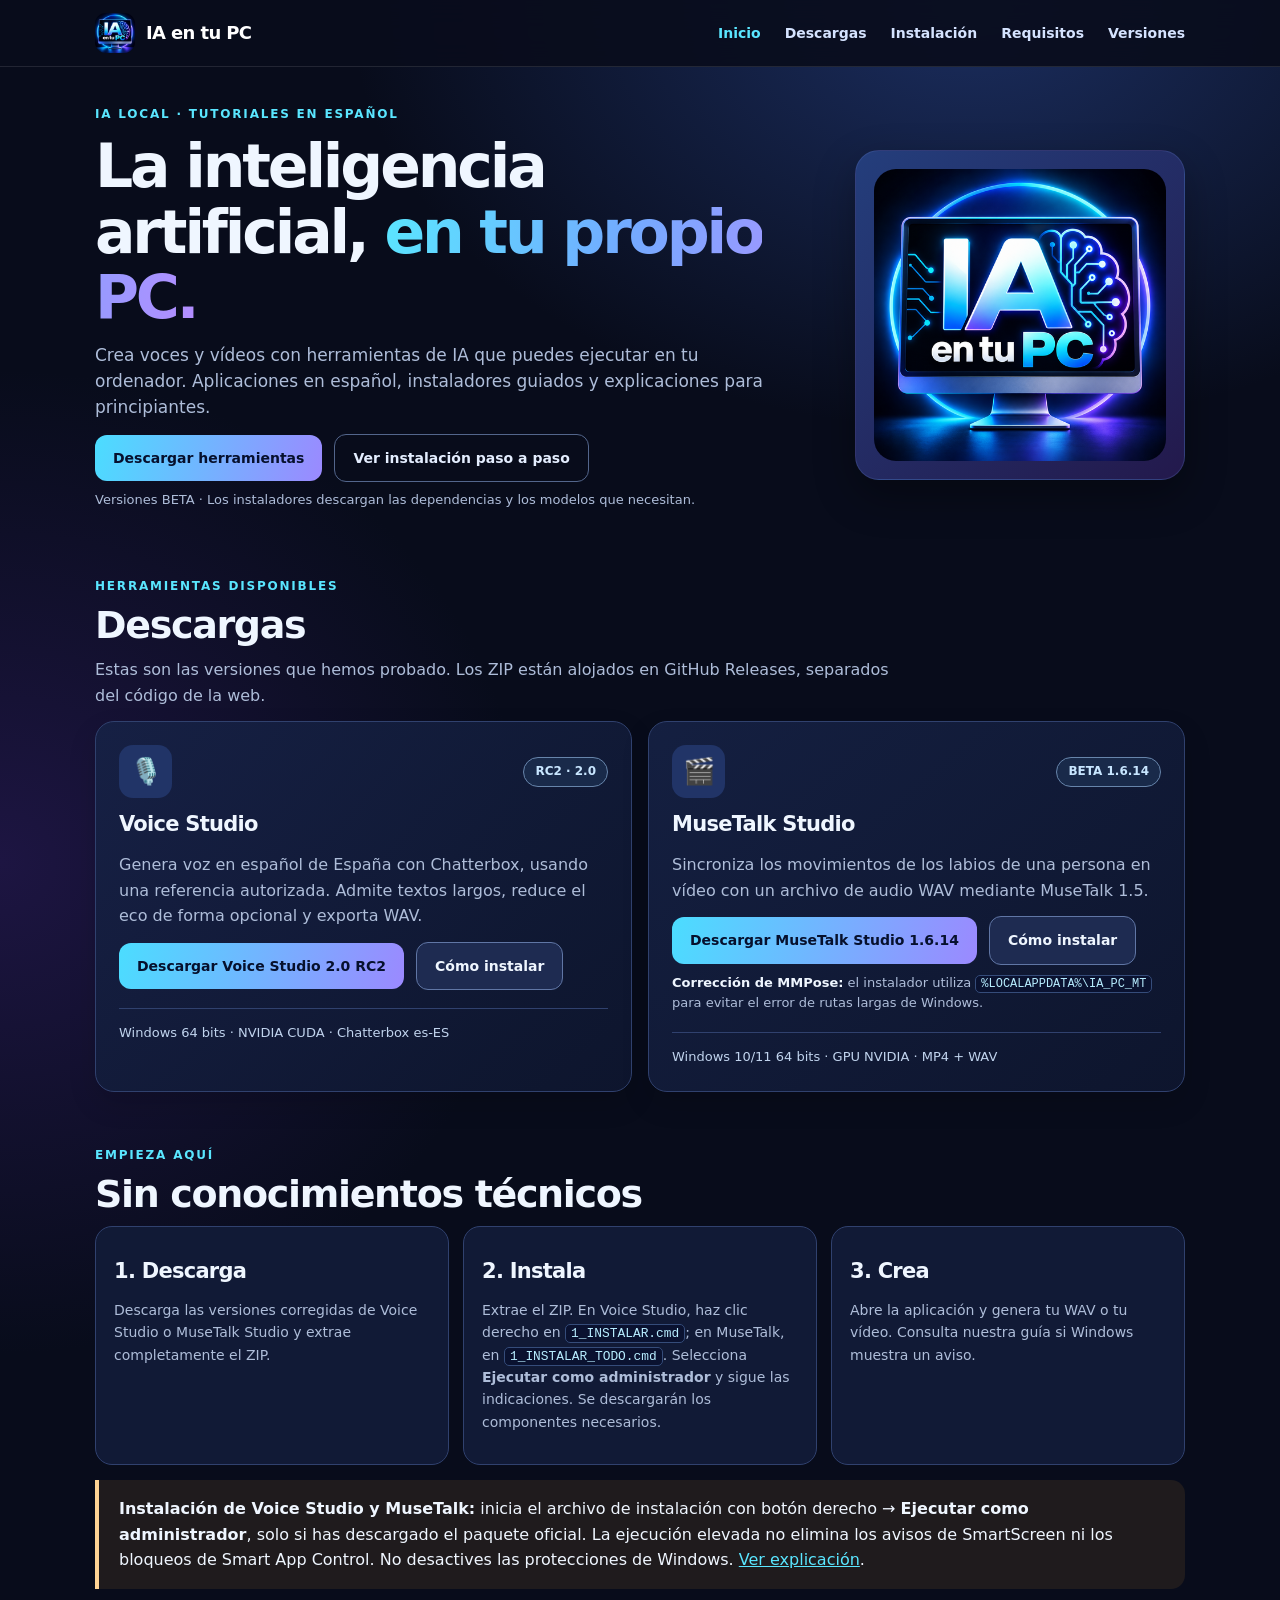
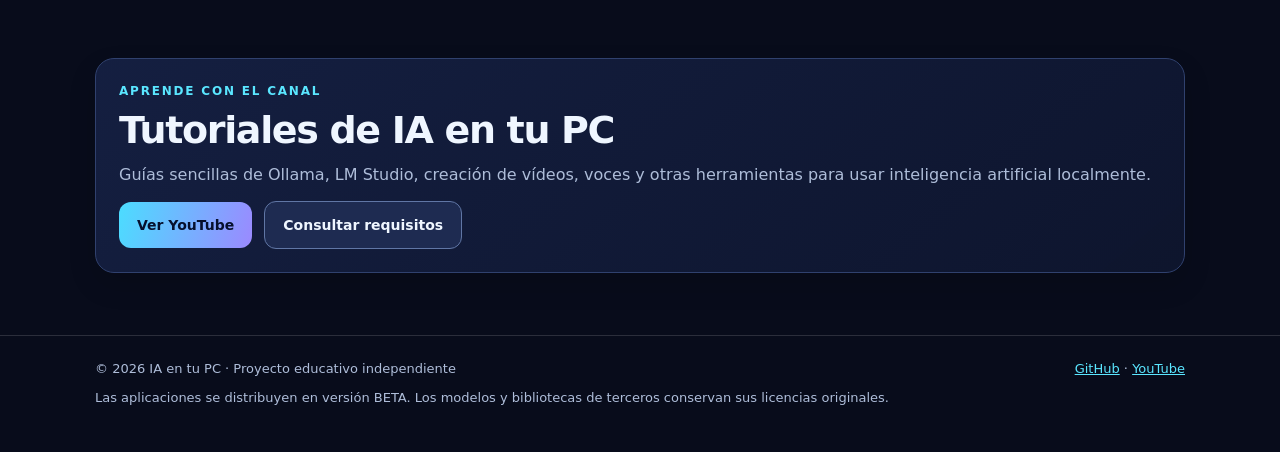
<file: index.html>
<!DOCTYPE html>

<html lang="es"><head><meta charset="utf-8"/><meta content="width=device-width,initial-scale=1" name="viewport"/><meta content="#080c1b" name="theme-color"/><meta content="IA en tu PC: descargas de Voice Studio y MuseTalk Studio, tutoriales e instalación paso a paso." name="description"/><title>Inicio | IA en tu PC</title><link href="logo.png" rel="icon" type="image/png"/><link href="styles.css" rel="stylesheet"/></head>
<body><!-- Actualizacion instaladores 2026-11-24: Voice auto + MuseTalk ruta corta --><a class="skip" href="#contenido">Saltar al contenido</a><header class="topbar"><nav aria-label="Navegación principal" class="wrap nav"><a class="brand" href="index.html"><img alt="Logo IA en tu PC" src="logo.png"/><span>IA en tu PC</span></a><div class="links"><a aria-current="page" href="index.html">Inicio</a><a href="descargas.html">Descargas</a><a href="instalacion-completa.html">Instalación</a><a href="requisitos.html">Requisitos</a><a href="versiones.html">Versiones</a></div></nav></header>
<main id="contenido">
<div class="wrap hero"><div><div class="eyebrow">IA local · Tutoriales en español</div><h1>La inteligencia artificial, <span class="shine">en tu propio PC.</span></h1><p class="lead">Crea voces y vídeos con herramientas de IA que puedes ejecutar en tu ordenador. Aplicaciones en español, instaladores guiados y explicaciones para principiantes.</p><div class="btns"><a class="btn" href="descargas.html">Descargar herramientas</a><a class="btn ghost" href="instalacion-completa.html">Ver instalación paso a paso</a></div><p class="small-note">Versiones BETA · Los instaladores descargan las dependencias y los modelos que necesitan.</p></div><div class="hero-art"><img alt="Emblema azul y violeta de IA en tu PC" src="logo.png"/></div></div>
<section class="wrap"><div class="eyebrow">Herramientas disponibles</div><h2>Descargas</h2><p class="intro">Estas son las versiones que hemos probado. Los ZIP están alojados en GitHub Releases, separados del código de la web.</p><div class="cards"><article class="panel"><div class="panel-head"><span aria-hidden="true" class="emblem">🎙️</span><span class="tag">RC2 · 2.0</span></div><h3>Voice Studio</h3><p>Genera voz en español de España con Chatterbox, usando una referencia autorizada. Admite textos largos, reduce el eco de forma opcional y exporta WAV.</p><div class="btns"><a class="btn" href="https://github.com/dr4kull/IA-en-tu-PC/releases/download/voice-studio-v2.0-rc2/VoiceStudio_2.0_RC2.zip">Descargar Voice Studio 2.0 RC2</a><a class="btn alt" href="instalacion-completa.html#voice">Cómo instalar</a></div><div class="meta">Windows 64 bits · NVIDIA CUDA · Chatterbox es-ES</div></article><article class="panel"><div class="panel-head"><span aria-hidden="true" class="emblem">🎬</span><span class="tag">BETA 1.6.14</span></div><h3>MuseTalk Studio</h3><p>Sincroniza los movimientos de los labios de una persona en vídeo con un archivo de audio WAV mediante MuseTalk 1.5.</p><div class="btns"><a class="btn" download="" href="https://github.com/dr4kull/IA-en-tu-PC/releases/download/musetalk-studio-v1.6.14/MuseTalkStudio_1.6.14.zip">Descargar MuseTalk Studio 1.6.14</a><a class="btn alt" href="instalacion-completa.html#musetalk">Cómo instalar</a></div><p class="small-note"><strong>Corrección de MMPose:</strong> el instalador utiliza <code>%LOCALAPPDATA%\IA_PC_MT</code> para evitar el error de rutas largas de Windows.</p><div class="meta">Windows 10/11 64 bits · GPU NVIDIA · MP4 + WAV</div></article></div></section>
<section class="wrap"><div class="eyebrow">Empieza aquí</div><h2>Sin conocimientos técnicos</h2><div class="grid3"><div class="quick"><h3>1. Descarga</h3><p>Descarga las versiones corregidas de Voice Studio o MuseTalk Studio y extrae completamente el ZIP.</p></div><div class="quick"><h3>2. Instala</h3><p>Extrae el ZIP. En Voice Studio, haz clic derecho en <code>1_INSTALAR.cmd</code>; en MuseTalk, en <code>1_INSTALAR_TODO.cmd</code>. Selecciona <strong>Ejecutar como administrador</strong> y sigue las indicaciones. Se descargarán los componentes necesarios.</p></div><div class="quick"><h3>3. Crea</h3><p>Abre la aplicación y genera tu WAV o tu vídeo. Consulta nuestra guía si Windows muestra un aviso.</p></div></div><div class="callout warn"><strong>Instalación de Voice Studio y MuseTalk:</strong> inicia el archivo de instalación con botón derecho → <strong>Ejecutar como administrador</strong>, solo si has descargado el paquete oficial. La ejecución elevada no elimina los avisos de SmartScreen ni los bloqueos de Smart App Control. No desactives las protecciones de Windows. <a href="instalacion-completa.html#seguridad">Ver explicación</a>.</div></section>
<section class="wrap"><div class="panel"><div class="eyebrow">Aprende con el canal</div><h2>Tutoriales de IA en tu PC</h2><p>Guías sencillas de Ollama, LM Studio, creación de vídeos, voces y otras herramientas para usar inteligencia artificial localmente.</p><div class="btns"><a class="btn" href="https://www.youtube.com/@IAentuPC-o1t" rel="noopener noreferrer" target="_blank">Ver YouTube</a><a class="btn alt" href="requisitos.html">Consultar requisitos</a></div></div></section>
</main><footer><div class="wrap foot"><span>© 2026 IA en tu PC · Proyecto educativo independiente</span><span><a href="https://github.com/dr4kull/IA-en-tu-PC" rel="noopener noreferrer" target="_blank">GitHub</a> · <a href="https://www.youtube.com/@IAentuPC-o1t" rel="noopener noreferrer" target="_blank">YouTube</a></span></div><div class="wrap"><p>Las aplicaciones se distribuyen en versión BETA. Los modelos y bibliotecas de terceros conservan sus licencias originales.</p></div></footer></body></html>
</file>
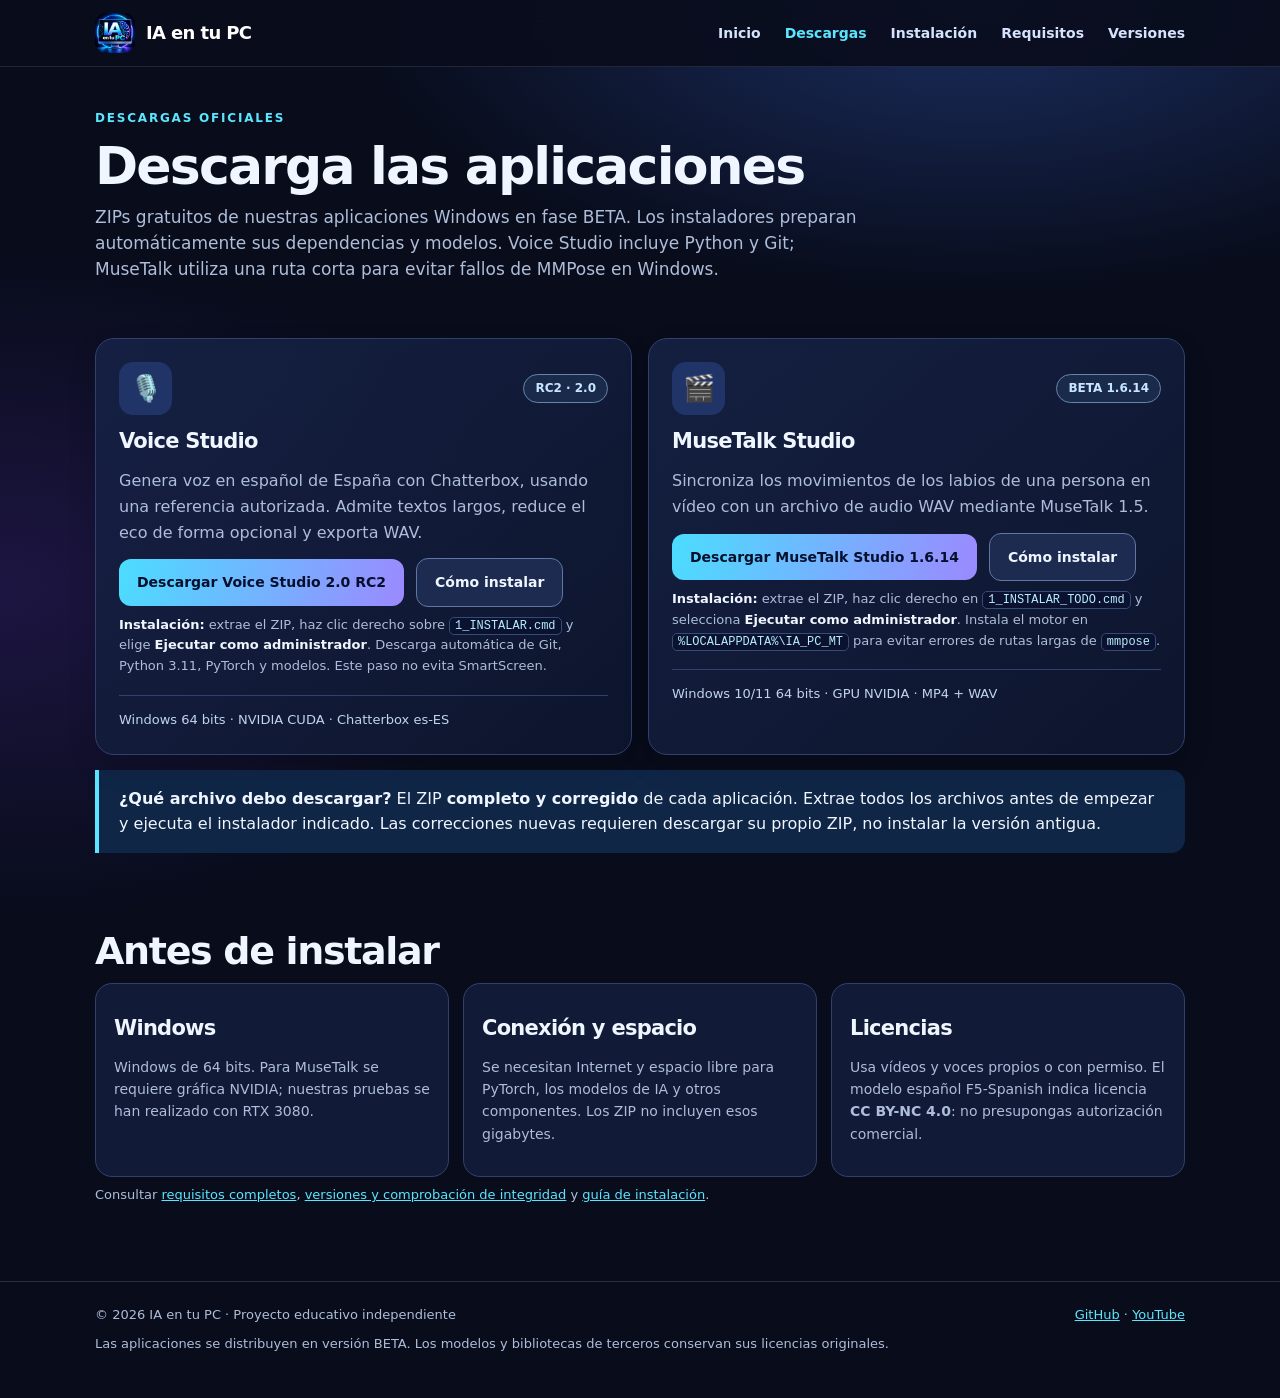
<file: descargas.html>
<!DOCTYPE html>

<html lang="es"><head><meta charset="utf-8"/><meta content="width=device-width,initial-scale=1" name="viewport"/><meta content="#080c1b" name="theme-color"/><meta content="Descarga Voice Studio v2.0 RC2 con Chatterbox español de España y MuseTalk Studio v1.6.14 BETA desde GitHub Releases." name="description"/><title>Descargas | IA en tu PC</title><link href="logo.png" rel="icon" type="image/png"/><link href="styles.css" rel="stylesheet"/></head>
<body><a class="skip" href="#contenido">Saltar al contenido</a><header class="topbar"><nav aria-label="Navegación principal" class="wrap nav"><a class="brand" href="index.html"><img alt="Logo IA en tu PC" src="logo.png"/><span>IA en tu PC</span></a><div class="links"><a href="index.html">Inicio</a><a aria-current="page" href="descargas.html">Descargas</a><a href="instalacion-completa.html">Instalación</a><a href="requisitos.html">Requisitos</a><a href="versiones.html">Versiones</a></div></nav></header>
<main id="contenido">
<div class="wrap pagehead"><div class="eyebrow">Descargas oficiales</div><h1>Descarga las aplicaciones</h1><p class="lead">ZIPs gratuitos de nuestras aplicaciones Windows en fase BETA. Los instaladores preparan automáticamente sus dependencias y modelos. Voice Studio incluye Python y Git; MuseTalk utiliza una ruta corta para evitar fallos de MMPose en Windows.</p></div>
<section class="wrap"><div class="cards"><article class="panel"><div class="panel-head"><span aria-hidden="true" class="emblem">🎙️</span><span class="tag">RC2 · 2.0</span></div><h3>Voice Studio</h3><p>Genera voz en español de España con Chatterbox, usando una referencia autorizada. Admite textos largos, reduce el eco de forma opcional y exporta WAV.</p><div class="btns"><a class="btn" href="https://github.com/dr4kull/IA-en-tu-PC/releases/download/voice-studio-v2.0-rc2/VoiceStudio_2.0_RC2.zip">Descargar Voice Studio 2.0 RC2</a><a class="btn alt" href="instalacion-completa.html#voice">Cómo instalar</a></div><p class="small-note"><strong>Instalación:</strong> extrae el ZIP, haz clic derecho sobre <code>1_INSTALAR.cmd</code> y elige <strong>Ejecutar como administrador</strong>. Descarga automática de Git, Python 3.11, PyTorch y modelos. Este paso no evita SmartScreen.</p><div class="meta">Windows 64 bits · NVIDIA CUDA · Chatterbox es-ES</div></article><article class="panel"><div class="panel-head"><span aria-hidden="true" class="emblem">🎬</span><span class="tag">BETA 1.6.14</span></div><h3>MuseTalk Studio</h3><p>Sincroniza los movimientos de los labios de una persona en vídeo con un archivo de audio WAV mediante MuseTalk 1.5.</p><div class="btns"><a class="btn" download="" href="https://github.com/dr4kull/IA-en-tu-PC/releases/download/musetalk-studio-v1.6.14/MuseTalkStudio_1.6.14.zip">Descargar MuseTalk Studio 1.6.14</a><a class="btn alt" href="instalacion-completa.html#musetalk">Cómo instalar</a></div><p class="small-note"><strong>Instalación:</strong> extrae el ZIP, haz clic derecho en <code>1_INSTALAR_TODO.cmd</code> y selecciona <strong>Ejecutar como administrador</strong>. Instala el motor en <code>%LOCALAPPDATA%\IA_PC_MT</code> para evitar errores de rutas largas de <code>mmpose</code>.</p><div class="meta">Windows 10/11 64 bits · GPU NVIDIA · MP4 + WAV</div></article></div><div class="callout"><strong>¿Qué archivo debo descargar?</strong> El ZIP <strong>completo y corregido</strong> de cada aplicación. Extrae todos los archivos antes de empezar y ejecuta el instalador indicado. Las correcciones nuevas requieren descargar su propio ZIP, no instalar la versión antigua.</div></section>
<section class="wrap"><h2>Antes de instalar</h2><div class="grid3"><div class="quick"><h3>Windows</h3><p>Windows de 64 bits. Para MuseTalk se requiere gráfica NVIDIA; nuestras pruebas se han realizado con RTX 3080.</p></div><div class="quick"><h3>Conexión y espacio</h3><p>Se necesitan Internet y espacio libre para PyTorch, los modelos de IA y otros componentes. Los ZIP no incluyen esos gigabytes.</p></div><div class="quick"><h3>Licencias</h3><p>Usa vídeos y voces propios o con permiso. El modelo español F5-Spanish indica licencia <strong>CC BY-NC 4.0</strong>: no presupongas autorización comercial.</p></div></div><p class="small-note">Consultar <a href="requisitos.html">requisitos completos</a>, <a href="versiones.html">versiones y comprobación de integridad</a> y <a href="instalacion-completa.html">guía de instalación</a>.</p></section>
</main><footer><div class="wrap foot"><span>© 2026 IA en tu PC · Proyecto educativo independiente</span><span><a href="https://github.com/dr4kull/IA-en-tu-PC" rel="noopener noreferrer" target="_blank">GitHub</a> · <a href="https://www.youtube.com/@IAentuPC-o1t" rel="noopener noreferrer" target="_blank">YouTube</a></span></div><div class="wrap"><p>Las aplicaciones se distribuyen en versión BETA. Los modelos y bibliotecas de terceros conservan sus licencias originales.</p></div></footer></body></html>
</file>
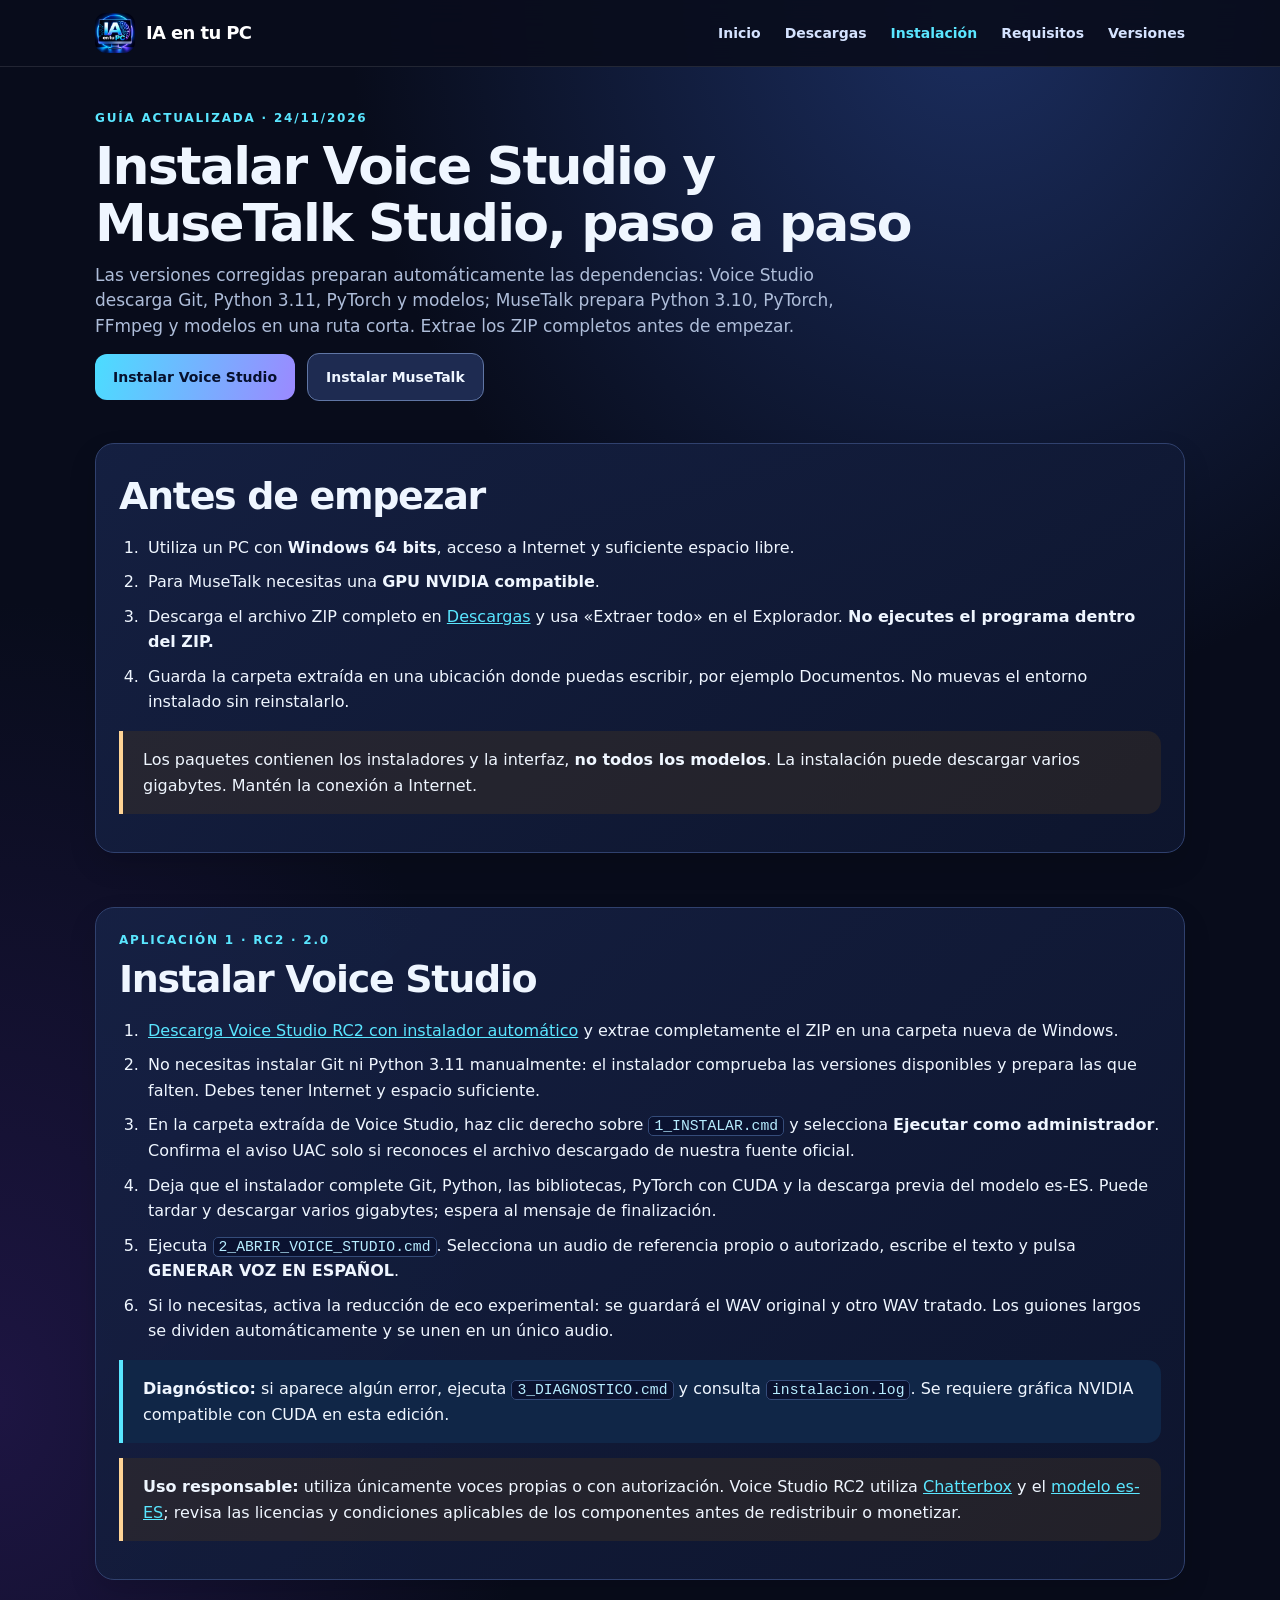
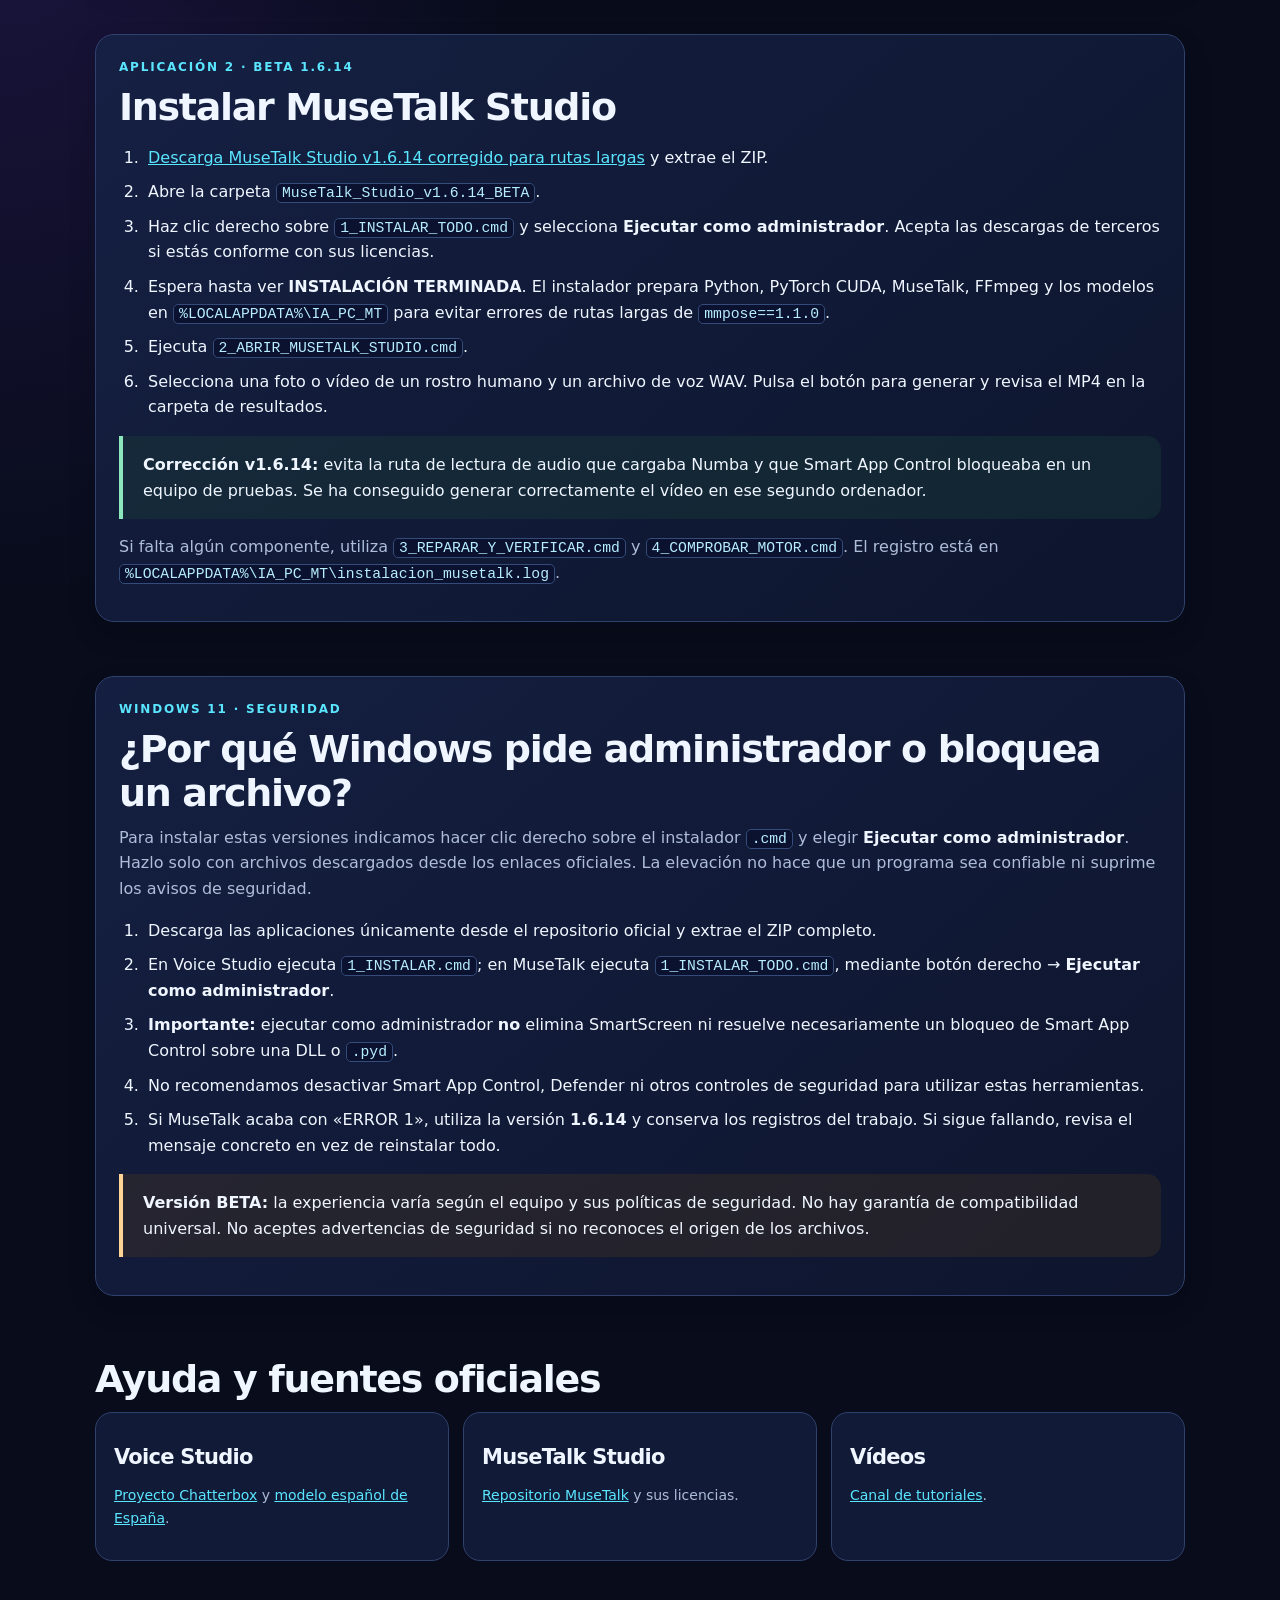
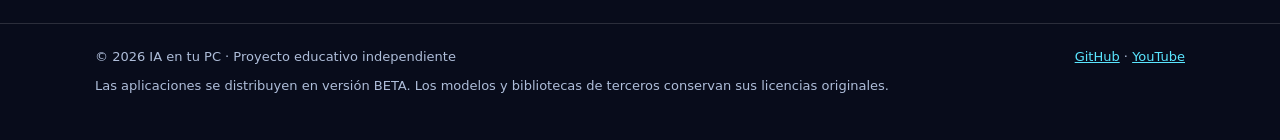
<file: instalacion-completa.html>
<!DOCTYPE html>

<html lang="es"><head><meta charset="utf-8"/><meta content="width=device-width,initial-scale=1" name="viewport"/><meta content="#080c1b" name="theme-color"/><meta content="Instala Voice Studio 2.0 RC2 con Chatterbox español de España y MuseTalk Studio 1.6.14 paso a paso en Windows." name="description"/><title>Instalación | IA en tu PC</title><link href="logo.png" rel="icon" type="image/png"/><link href="styles.css" rel="stylesheet"/></head>
<body><a class="skip" href="#contenido">Saltar al contenido</a><header class="topbar"><nav aria-label="Navegación principal" class="wrap nav"><a class="brand" href="index.html"><img alt="Logo IA en tu PC" src="logo.png"/><span>IA en tu PC</span></a><div class="links"><a href="index.html">Inicio</a><a href="descargas.html">Descargas</a><a aria-current="page" href="instalacion-completa.html">Instalación</a><a href="requisitos.html">Requisitos</a><a href="versiones.html">Versiones</a></div></nav></header>
<main id="contenido">
<div class="wrap pagehead"><div class="eyebrow">Guía actualizada · 24/11/2026</div><h1>Instalar Voice Studio y MuseTalk Studio, paso a paso</h1><p class="lead">Las versiones corregidas preparan automáticamente las dependencias: Voice Studio descarga Git, Python 3.11, PyTorch y modelos; MuseTalk prepara Python 3.10, PyTorch, FFmpeg y modelos en una ruta corta. Extrae los ZIP completos antes de empezar.</p><div class="btns"><a class="btn" href="#voice">Instalar Voice Studio</a><a class="btn alt" href="#musetalk">Instalar MuseTalk</a></div></div>
<section class="wrap" id="antes"><div class="panel"><h2>Antes de empezar</h2><ol class="steps"><li>Utiliza un PC con <strong>Windows 64 bits</strong>, acceso a Internet y suficiente espacio libre.</li><li>Para MuseTalk necesitas una <strong>GPU NVIDIA compatible</strong>.</li><li>Descarga el archivo ZIP completo en <a href="descargas.html">Descargas</a> y usa «Extraer todo» en el Explorador. <strong>No ejecutes el programa dentro del ZIP.</strong></li><li>Guarda la carpeta extraída en una ubicación donde puedas escribir, por ejemplo Documentos. No muevas el entorno instalado sin reinstalarlo.</li></ol><div class="callout warn">Los paquetes contienen los instaladores y la interfaz, <strong>no todos los modelos</strong>. La instalación puede descargar varios gigabytes. Mantén la conexión a Internet.</div></div></section>
<section class="wrap" id="voice"><div class="panel"><div class="eyebrow">Aplicación 1 · RC2 · 2.0</div><h2>Instalar Voice Studio</h2><ol class="steps"><li><a href="https://github.com/dr4kull/IA-en-tu-PC/releases/download/voice-studio-v2.0-rc2/VoiceStudio_2.0_RC2.zip">Descarga Voice Studio RC2 con instalador automático</a> y extrae completamente el ZIP en una carpeta nueva de Windows.</li><li>No necesitas instalar Git ni Python 3.11 manualmente: el instalador comprueba las versiones disponibles y prepara las que falten. Debes tener Internet y espacio suficiente.</li><li>En la carpeta extraída de Voice Studio, haz clic derecho sobre <code>1_INSTALAR.cmd</code> y selecciona <strong>Ejecutar como administrador</strong>. Confirma el aviso UAC solo si reconoces el archivo descargado de nuestra fuente oficial.</li><li>Deja que el instalador complete Git, Python, las bibliotecas, PyTorch con CUDA y la descarga previa del modelo es-ES. Puede tardar y descargar varios gigabytes; espera al mensaje de finalización.</li><li>Ejecuta <code>2_ABRIR_VOICE_STUDIO.cmd</code>. Selecciona un audio de referencia propio o autorizado, escribe el texto y pulsa <strong>GENERAR VOZ EN ESPAÑOL</strong>.</li><li>Si lo necesitas, activa la reducción de eco experimental: se guardará el WAV original y otro WAV tratado. Los guiones largos se dividen automáticamente y se unen en un único audio.</li></ol><div class="callout"><strong>Diagnóstico:</strong> si aparece algún error, ejecuta <code>3_DIAGNOSTICO.cmd</code> y consulta <code>instalacion.log</code>. Se requiere gráfica NVIDIA compatible con CUDA en esta edición.</div><div class="callout warn"><strong>Uso responsable:</strong> utiliza únicamente voces propias o con autorización. Voice Studio RC2 utiliza <a href="https://github.com/resemble-ai/chatterbox" rel="noopener noreferrer" target="_blank">Chatterbox</a> y el <a href="https://huggingface.co/ResembleAI/Chatterbox-Multilingual-es-es" rel="noopener noreferrer" target="_blank">modelo es-ES</a>; revisa las licencias y condiciones aplicables de los componentes antes de redistribuir o monetizar.</div></div></section>
<section class="wrap" id="musetalk"><div class="panel"><div class="eyebrow">Aplicación 2 · BETA 1.6.14</div><h2>Instalar MuseTalk Studio</h2><ol class="steps"><li><a href="https://github.com/dr4kull/IA-en-tu-PC/releases/download/musetalk-studio-v1.6.14/MuseTalkStudio_1.6.14.zip">Descarga MuseTalk Studio v1.6.14 corregido para rutas largas</a> y extrae el ZIP.</li><li>Abre la carpeta <code>MuseTalk_Studio_v1.6.14_BETA</code>.</li><li>Haz clic derecho sobre <code>1_INSTALAR_TODO.cmd</code> y selecciona <strong>Ejecutar como administrador</strong>. Acepta las descargas de terceros si estás conforme con sus licencias.</li><li>Espera hasta ver <strong>INSTALACIÓN TERMINADA</strong>. El instalador prepara Python, PyTorch CUDA, MuseTalk, FFmpeg y los modelos en <code>%LOCALAPPDATA%\IA_PC_MT</code> para evitar errores de rutas largas de <code>mmpose==1.1.0</code>.</li><li>Ejecuta <code>2_ABRIR_MUSETALK_STUDIO.cmd</code>.</li><li>Selecciona una foto o vídeo de un rostro humano y un archivo de voz WAV. Pulsa el botón para generar y revisa el MP4 en la carpeta de resultados.</li></ol><div class="callout green"><strong>Corrección v1.6.14:</strong> evita la ruta de lectura de audio que cargaba Numba y que Smart App Control bloqueaba en un equipo de pruebas. Se ha conseguido generar correctamente el vídeo en ese segundo ordenador.</div><p class="muted">Si falta algún componente, utiliza <code>3_REPARAR_Y_VERIFICAR.cmd</code> y <code>4_COMPROBAR_MOTOR.cmd</code>. El registro está en <code>%LOCALAPPDATA%\IA_PC_MT\instalacion_musetalk.log</code>.</p></div></section>
<section class="wrap" id="seguridad"><div class="panel"><div class="eyebrow">Windows 11 · Seguridad</div><h2>¿Por qué Windows pide administrador o bloquea un archivo?</h2><p>Para instalar estas versiones indicamos hacer clic derecho sobre el instalador <code>.cmd</code> y elegir <strong>Ejecutar como administrador</strong>. Hazlo solo con archivos descargados desde los enlaces oficiales. La elevación no hace que un programa sea confiable ni suprime los avisos de seguridad.</p><ol class="steps"><li>Descarga las aplicaciones únicamente desde el repositorio oficial y extrae el ZIP completo.</li><li>En Voice Studio ejecuta <code>1_INSTALAR.cmd</code>; en MuseTalk ejecuta <code>1_INSTALAR_TODO.cmd</code>, mediante botón derecho → <strong>Ejecutar como administrador</strong>.</li><li><strong>Importante:</strong> ejecutar como administrador <strong>no</strong> elimina SmartScreen ni resuelve necesariamente un bloqueo de Smart App Control sobre una DLL o <code>.pyd</code>.</li><li>No recomendamos desactivar Smart App Control, Defender ni otros controles de seguridad para utilizar estas herramientas.</li><li>Si MuseTalk acaba con «ERROR 1», utiliza la versión <strong>1.6.14</strong> y conserva los registros del trabajo. Si sigue fallando, revisa el mensaje concreto en vez de reinstalar todo.</li></ol><div class="callout warn"><strong>Versión BETA:</strong> la experiencia varía según el equipo y sus políticas de seguridad. No hay garantía de compatibilidad universal. No aceptes advertencias de seguridad si no reconoces el origen de los archivos.</div></div></section>
<section class="wrap"><h2>Ayuda y fuentes oficiales</h2><div class="grid3"><div class="quick"><h3>Voice Studio</h3><p><a href="https://github.com/resemble-ai/chatterbox" rel="noopener noreferrer" target="_blank">Proyecto Chatterbox</a> y <a href="https://huggingface.co/ResembleAI/Chatterbox-Multilingual-es-es" rel="noopener noreferrer" target="_blank">modelo español de España</a>.</p></div><div class="quick"><h3>MuseTalk Studio</h3><p><a href="https://github.com/TMElyralab/MuseTalk" rel="noopener noreferrer" target="_blank">Repositorio MuseTalk</a> y sus licencias.</p></div><div class="quick"><h3>Vídeos</h3><p><a href="https://www.youtube.com/@IAentuPC-o1t" rel="noopener noreferrer" target="_blank">Canal de tutoriales</a>.</p></div></div></section>
</main><footer><div class="wrap foot"><span>© 2026 IA en tu PC · Proyecto educativo independiente</span><span><a href="https://github.com/dr4kull/IA-en-tu-PC" rel="noopener noreferrer" target="_blank">GitHub</a> · <a href="https://www.youtube.com/@IAentuPC-o1t" rel="noopener noreferrer" target="_blank">YouTube</a></span></div><div class="wrap"><p>Las aplicaciones se distribuyen en versión BETA. Los modelos y bibliotecas de terceros conservan sus licencias originales.</p></div></footer></body></html>
</file>
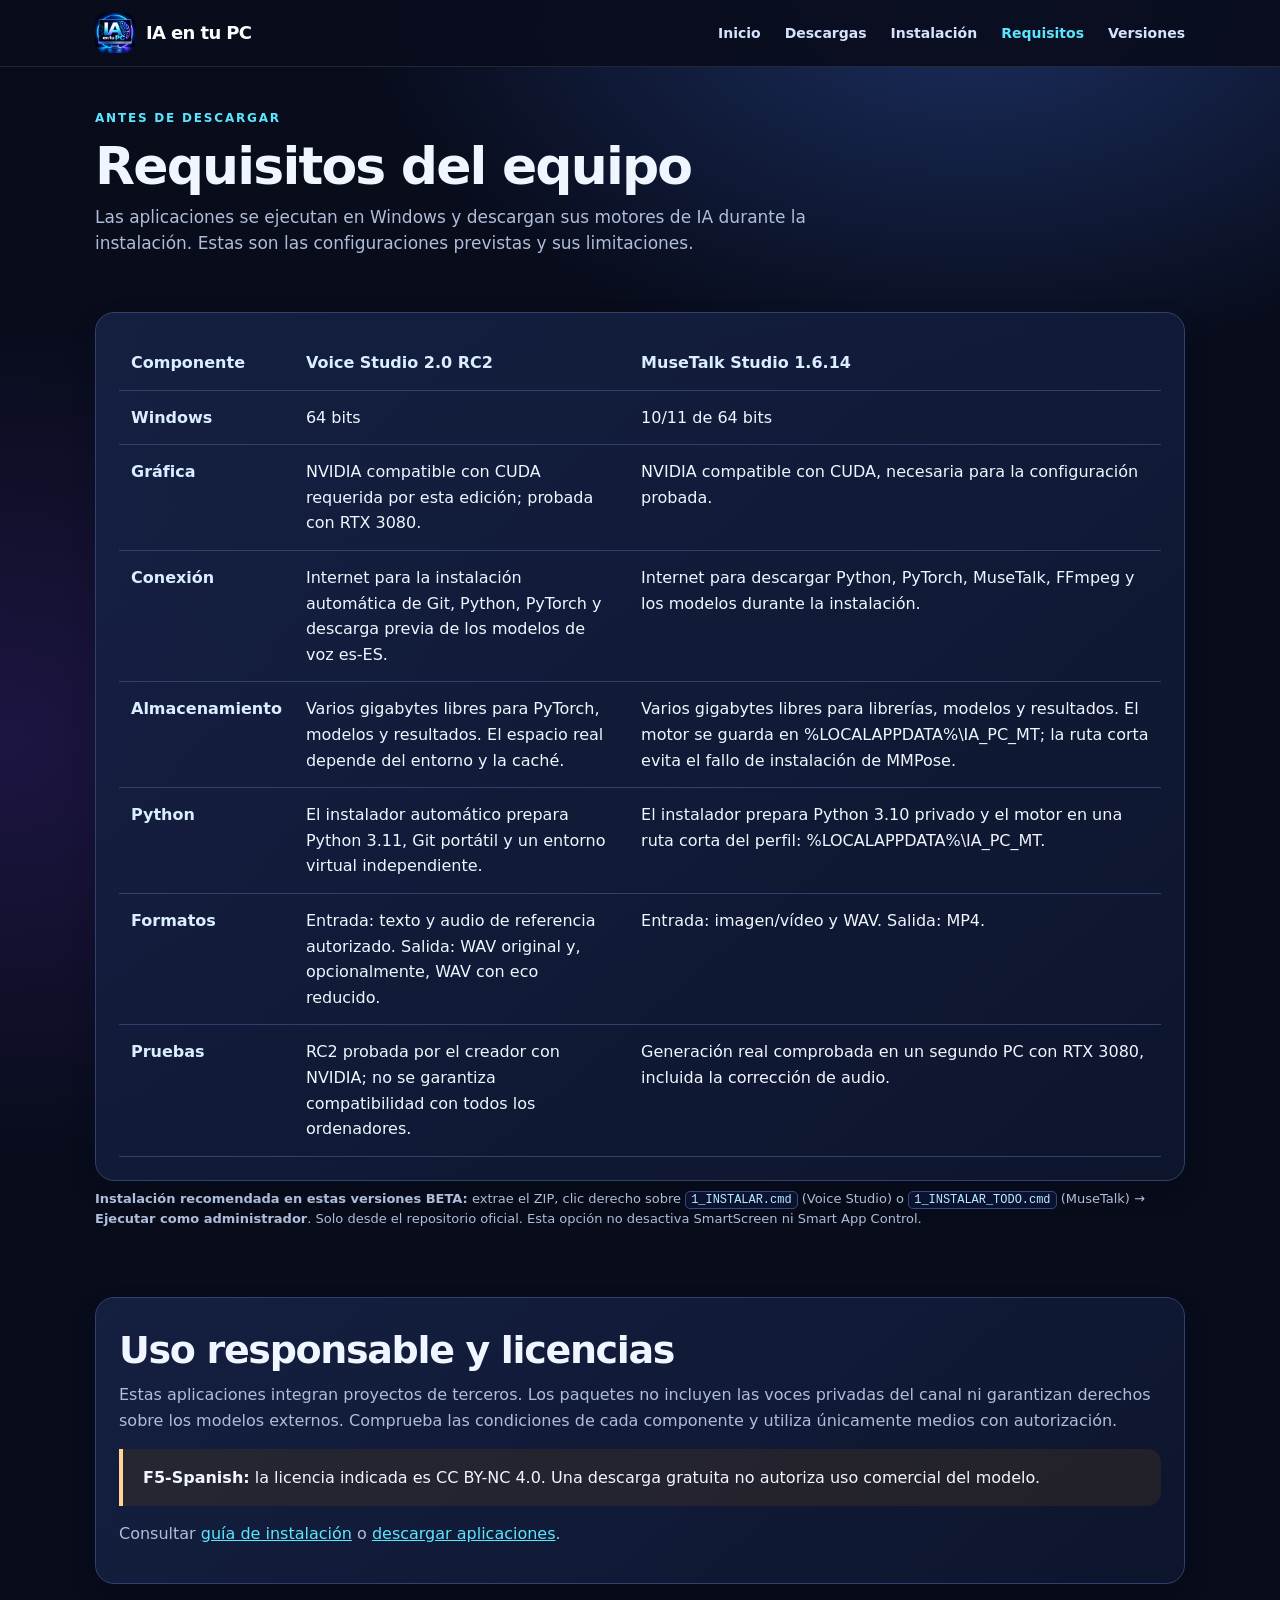
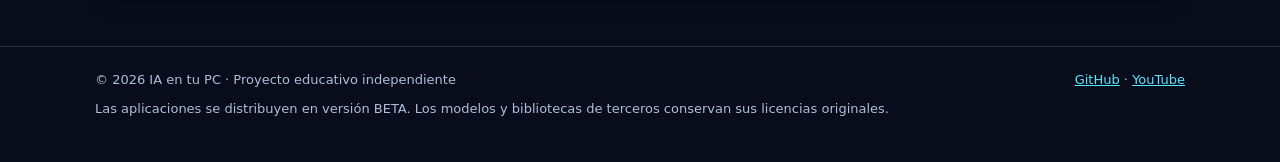
<file: requisitos.html>
<!DOCTYPE html>

<html lang="es"><head><meta charset="utf-8"/><meta content="width=device-width,initial-scale=1" name="viewport"/><meta content="#080c1b" name="theme-color"/><meta content="Requisitos de Windows, GPU NVIDIA, espacio en disco y licencias de Voice Studio y MuseTalk Studio." name="description"/><title>Requisitos | IA en tu PC</title><link href="logo.png" rel="icon" type="image/png"/><link href="styles.css" rel="stylesheet"/></head>
<body><a class="skip" href="#contenido">Saltar al contenido</a><header class="topbar"><nav aria-label="Navegación principal" class="wrap nav"><a class="brand" href="index.html"><img alt="Logo IA en tu PC" src="logo.png"/><span>IA en tu PC</span></a><div class="links"><a href="index.html">Inicio</a><a href="descargas.html">Descargas</a><a href="instalacion-completa.html">Instalación</a><a aria-current="page" href="requisitos.html">Requisitos</a><a href="versiones.html">Versiones</a></div></nav></header>
<main id="contenido"><div class="wrap pagehead"><div class="eyebrow">Antes de descargar</div><h1>Requisitos del equipo</h1><p class="lead">Las aplicaciones se ejecutan en Windows y descargan sus motores de IA durante la instalación. Estas son las configuraciones previstas y sus limitaciones.</p></div><section class="wrap"><div class="panel table-scroll"><table class="spec"><thead><tr><th>Componente</th><th>Voice Studio 2.0 RC2</th><th>MuseTalk Studio 1.6.14</th></tr></thead><tbody><tr><th>Windows</th><td>64 bits</td><td>10/11 de 64 bits</td></tr><tr><th>Gráfica</th><td>NVIDIA compatible con CUDA requerida por esta edición; probada con RTX 3080.</td><td>NVIDIA compatible con CUDA, necesaria para la configuración probada.</td></tr><tr><th>Conexión</th><td>Internet para la instalación automática de Git, Python, PyTorch y descarga previa de los modelos de voz es-ES.</td><td>Internet para descargar Python, PyTorch, MuseTalk, FFmpeg y los modelos durante la instalación.</td></tr><tr><th>Almacenamiento</th><td>Varios gigabytes libres para PyTorch, modelos y resultados. El espacio real depende del entorno y la caché.</td><td>Varios gigabytes libres para librerías, modelos y resultados. El motor se guarda en %LOCALAPPDATA%\IA_PC_MT; la ruta corta evita el fallo de instalación de MMPose.</td></tr><tr><th>Python</th><td>El instalador automático prepara Python 3.11, Git portátil y un entorno virtual independiente.</td><td>El instalador prepara Python 3.10 privado y el motor en una ruta corta del perfil: %LOCALAPPDATA%\IA_PC_MT.</td></tr><tr><th>Formatos</th><td>Entrada: texto y audio de referencia autorizado. Salida: WAV original y, opcionalmente, WAV con eco reducido.</td><td>Entrada: imagen/vídeo y WAV. Salida: MP4.</td></tr><tr><th>Pruebas</th><td>RC2 probada por el creador con NVIDIA; no se garantiza compatibilidad con todos los ordenadores.</td><td>Generación real comprobada en un segundo PC con RTX 3080, incluida la corrección de audio.</td></tr></tbody></table></div><p class="small-note"><strong>Instalación recomendada en estas versiones BETA:</strong> extrae el ZIP, clic derecho sobre <code>1_INSTALAR.cmd</code> (Voice Studio) o <code>1_INSTALAR_TODO.cmd</code> (MuseTalk) → <strong>Ejecutar como administrador</strong>. Solo desde el repositorio oficial. Esta opción no desactiva SmartScreen ni Smart App Control.</p></section><section class="wrap"><div class="panel"><h2>Uso responsable y licencias</h2><p>Estas aplicaciones integran proyectos de terceros. Los paquetes no incluyen las voces privadas del canal ni garantizan derechos sobre los modelos externos. Comprueba las condiciones de cada componente y utiliza únicamente medios con autorización.</p><div class="callout warn"><strong>F5-Spanish:</strong> la licencia indicada es CC BY-NC 4.0. Una descarga gratuita no autoriza uso comercial del modelo.</div><p>Consultar <a href="instalacion-completa.html">guía de instalación</a> o <a href="descargas.html">descargar aplicaciones</a>.</p></div></section></main><footer><div class="wrap foot"><span>© 2026 IA en tu PC · Proyecto educativo independiente</span><span><a href="https://github.com/dr4kull/IA-en-tu-PC" rel="noopener noreferrer" target="_blank">GitHub</a> · <a href="https://www.youtube.com/@IAentuPC-o1t" rel="noopener noreferrer" target="_blank">YouTube</a></span></div><div class="wrap"><p>Las aplicaciones se distribuyen en versión BETA. Los modelos y bibliotecas de terceros conservan sus licencias originales.</p></div></footer></body></html>
</file>
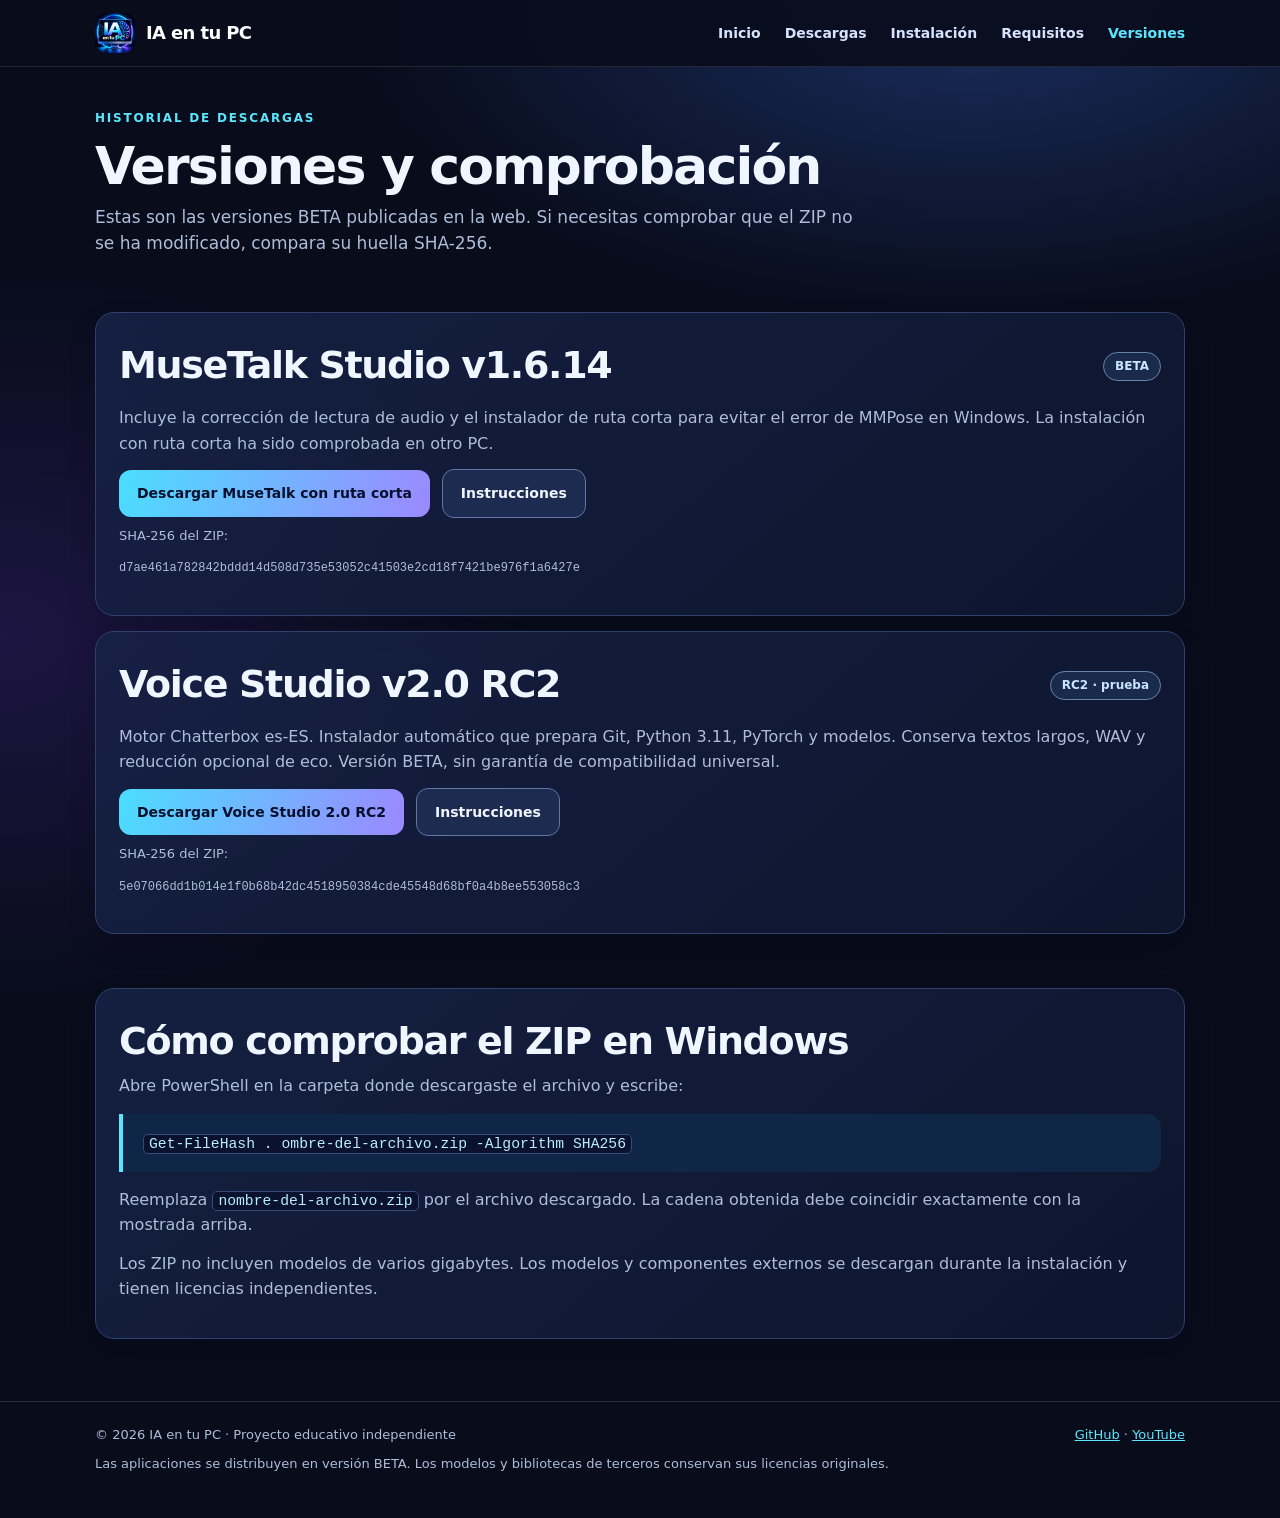
<file: versiones.html>
<!DOCTYPE html>

<html lang="es"><head><meta charset="utf-8"/><meta content="width=device-width,initial-scale=1" name="viewport"/><meta content="#080c1b" name="theme-color"/><meta content="Versiones probadas y sumas de verificación SHA-256 de Voice Studio y MuseTalk Studio." name="description"/><title>Versiones | IA en tu PC</title><link href="logo.png" rel="icon" type="image/png"/><link href="styles.css" rel="stylesheet"/></head>
<body><a class="skip" href="#contenido">Saltar al contenido</a><header class="topbar"><nav aria-label="Navegación principal" class="wrap nav"><a class="brand" href="index.html"><img alt="Logo IA en tu PC" src="logo.png"/><span>IA en tu PC</span></a><div class="links"><a href="index.html">Inicio</a><a href="descargas.html">Descargas</a><a href="instalacion-completa.html">Instalación</a><a href="requisitos.html">Requisitos</a><a aria-current="page" href="versiones.html">Versiones</a></div></nav></header>
<main id="contenido">
<div class="wrap pagehead"><div class="eyebrow">Historial de descargas</div><h1>Versiones y comprobación</h1><p class="lead">Estas son las versiones BETA publicadas en la web. Si necesitas comprobar que el ZIP no se ha modificado, compara su huella SHA-256.</p></div>
<section class="wrap"><div class="stack"><article class="panel"><div class="panel-head"><h2>MuseTalk Studio v1.6.14</h2><span class="tag">BETA</span></div><p>Incluye la corrección de lectura de audio y el instalador de ruta corta para evitar el error de MMPose en Windows. La instalación con ruta corta ha sido comprobada en otro PC.</p><div class="btns"><a class="btn" href="https://github.com/dr4kull/IA-en-tu-PC/releases/download/musetalk-studio-v1.6.14/MuseTalkStudio_1.6.14.zip">Descargar MuseTalk con ruta corta</a><a class="btn alt" href="instalacion-completa.html#musetalk">Instrucciones</a></div><p class="tiny">SHA-256 del ZIP:</p><p class="mono">d7ae461a782842bddd14d508d735e53052c41503e2cd18f7421be976f1a6427e</p></article><article class="panel"><div class="panel-head"><h2>Voice Studio v2.0 RC2</h2><span class="tag">RC2 · prueba</span></div><p>Motor Chatterbox es-ES. Instalador automático que prepara Git, Python 3.11, PyTorch y modelos. Conserva textos largos, WAV y reducción opcional de eco. Versión BETA, sin garantía de compatibilidad universal.</p><div class="btns"><a class="btn" href="https://github.com/dr4kull/IA-en-tu-PC/releases/download/voice-studio-v2.0-rc2/VoiceStudio_2.0_RC2.zip">Descargar Voice Studio 2.0 RC2</a><a class="btn alt" href="instalacion-completa.html#voice">Instrucciones</a></div><p class="tiny">SHA-256 del ZIP:</p><p class="mono">5e07066dd1b014e1f0b68b42dc4518950384cde45548d68bf0a4b8ee553058c3</p></article></div></section>
<section class="wrap"><div class="panel"><h2>Cómo comprobar el ZIP en Windows</h2><p>Abre PowerShell en la carpeta donde descargaste el archivo y escribe:</p><div class="callout"><code>Get-FileHash .
ombre-del-archivo.zip -Algorithm SHA256</code></div><p>Reemplaza <code>nombre-del-archivo.zip</code> por el archivo descargado. La cadena obtenida debe coincidir exactamente con la mostrada arriba.</p><p class="muted">Los ZIP no incluyen modelos de varios gigabytes. Los modelos y componentes externos se descargan durante la instalación y tienen licencias independientes.</p></div></section>
</main><footer><div class="wrap foot"><span>© 2026 IA en tu PC · Proyecto educativo independiente</span><span><a href="https://github.com/dr4kull/IA-en-tu-PC" rel="noopener noreferrer" target="_blank">GitHub</a> · <a href="https://www.youtube.com/@IAentuPC-o1t" rel="noopener noreferrer" target="_blank">YouTube</a></span></div><div class="wrap"><p>Las aplicaciones se distribuyen en versión BETA. Los modelos y bibliotecas de terceros conservan sus licencias originales.</p></div></footer></body></html>
</file>
<file: styles.css>
:root{color-scheme:dark;--bg:#080c1b;--bg2:#0e1530;--surface:#111a38;--surface2:#141f40;--line:#30416e;--ink:#eff6ff;--muted:#aebdd9;--cyan:#5ae6ff;--blue:#74a7ff;--violet:#b48dff;--amber:#ffd495;--ok:#8de7bd}
*,*::before,*::after{box-sizing:border-box}html{scroll-behavior:smooth}body{margin:0;font:16px/1.6 system-ui,-apple-system,'Segoe UI',Arial,sans-serif;color:var(--ink);background:radial-gradient(ellipse 65% 28% at 76% 0%,#223a78bb 0,transparent 75%),radial-gradient(ellipse 55% 32% at 0% 42%,#291a58a3 0,transparent 75%),var(--bg)}
a{color:var(--cyan)}a:focus-visible,button:focus-visible{outline:3px solid var(--cyan);outline-offset:3px}img{max-width:100%}.wrap{width:min(1090px,calc(100% - 36px));margin-inline:auto}.skip{position:absolute;left:-100vw;top:8px;background:white;color:#111;padding:8px}.skip:focus{left:12px;z-index:40}
.topbar{position:sticky;top:0;z-index:20;border-bottom:1px solid #ffffff1b;background:#090d1ce8;backdrop-filter:blur(14px)}.nav{display:flex;align-items:center;justify-content:space-between;gap:20px;min-height:66px}.brand{display:flex;align-items:center;gap:11px;text-decoration:none;color:white;font-weight:850;letter-spacing:-.035em;font-size:18px;white-space:nowrap}.brand img{width:40px;height:40px;border-radius:11px}.links{display:flex;align-items:center;flex-wrap:wrap;gap:clamp(10px,2vw,24px)}.links a{text-decoration:none;color:#d5e3ff;font-size:14px;font-weight:600}.links a[aria-current=page],.links a:hover{color:var(--cyan)}
.hero{display:grid;grid-template-columns:1.4fr .7fr;align-items:center;gap:28px;padding:38px 0 26px}.eyebrow{color:var(--cyan);font-size:12px;font-weight:800;letter-spacing:.15em;text-transform:uppercase}.hero h1{font-size:clamp(37px,5.2vw,60px);line-height:1.09;letter-spacing:-.052em;margin:10px 0 13px}.shine{background:linear-gradient(100deg,var(--cyan),#72abff,var(--violet));-webkit-background-clip:text;background-clip:text;color:transparent}.lead{color:var(--muted);font-size:17px;line-height:1.52;max-width:700px}.intro{color:var(--muted);max-width:820px}.hero-art{border:1px solid #536ab050;box-shadow:0 16px 42px #0005;border-radius:24px;padding:18px;max-width:330px;justify-self:end;background:linear-gradient(140deg,#243e7c,#23194c)}.hero-art img{display:block;margin:auto;border-radius:22px}.small-note{font-size:13px;color:var(--muted)}
section{padding:27px 0}h1,h2,h3{letter-spacing:-.035em}h2{font-size:clamp(29px,3.1vw,38px);line-height:1.16;margin:7px 0 10px}h3{font-size:21px;margin:10px 0}h4{margin:0 0 8px}p{margin:8px 0 13px}.btns,.inline{display:flex;gap:12px;flex-wrap:wrap;align-items:center}.btn{display:inline-flex;align-items:center;justify-content:center;gap:7px;text-decoration:none;font-weight:800;font-size:14px;border-radius:12px;padding:12px 18px;background:linear-gradient(105deg,#4bddff,#9b89ff);color:#06102d;border:0;min-height:44px}.btn:hover{filter:brightness(1.09)}.btn.alt{color:#eff6ff;background:#1e2b51;border:1px solid #6076a5}.btn.ghost{color:#e4eeff;background:transparent;border:1px solid #53668c}.cards{display:grid;grid-template-columns:repeat(2,minmax(0,1fr));gap:16px}.panel{border:1px solid var(--line);background:linear-gradient(140deg,#162246e0,#0e162fe8);border-radius:19px;padding:23px;box-shadow:0 12px 28px #0002}.panel p{color:var(--muted)}.panel p strong{color:var(--ink)}.panel-head{display:flex;gap:13px;align-items:center;justify-content:space-between}.emblem{font-size:26px;background:#213467;width:53px;height:53px;border-radius:14px;display:grid;place-items:center}.tag{font-size:12px;font-weight:750;border:1px solid #6785ab;background:#192a4a;color:#c8e6ff;padding:4px 11px;border-radius:999px}.meta{font-size:13px;color:#c1d4ee;border-top:1px solid #30416e;padding-top:14px;margin-top:18px}.kicker{color:#cad8ee;font-size:13px}.grid3{display:grid;grid-template-columns:repeat(3,minmax(0,1fr));gap:14px}.quick{padding:18px;border:1px solid var(--line);background:#111a36;border-radius:17px}.quick p{font-size:14px;color:var(--muted)}.callout{border-left:4px solid var(--cyan);background:#102647;padding:16px 20px;margin:15px 0;border-radius:0 14px 14px 0}.callout.warn{border-color:var(--amber);background:#43332165}.callout.green{border-color:var(--ok);background:#1b3e3865}.callout p:last-child{margin-bottom:0}.pagehead{padding:42px 0 15px}.pagehead h1{font-size:clamp(35px,4.6vw,52px);line-height:1.1;max-width:850px;margin:10px 0}.pagehead p{max-width:780px}.stack{display:grid;gap:15px}.steps{padding-left:25px}.steps li{padding-left:4px;margin:9px 0}.steps code,code{background:#0a1230;border:1px solid #354c7a;padding:1px 5px;border-radius:5px;color:#b7edff;font: .92em Consolas,monospace;overflow-wrap:anywhere}.table-scroll{overflow:auto}.spec{border-collapse:collapse;width:100%;min-width:500px}.spec th,.spec td{border-bottom:1px solid var(--line);padding:14px 12px;text-align:left;vertical-align:top}.spec th{color:#daeeff}.muted{color:var(--muted)}.tiny{font-size:13px}.mono{font:12px/1.6 Consolas,monospace;overflow-wrap:anywhere;color:#bbd9ff}details{border:1px solid var(--line);background:#111c39;border-radius:13px;padding:13px 18px;margin:12px 0}summary{cursor:pointer;font-weight:800}footer{border-top:1px solid #ffffff24;margin-top:35px;padding:23px 0 30px;color:var(--muted);font-size:13px}.foot{display:flex;justify-content:space-between;gap:18px;flex-wrap:wrap}
@media(max-width:800px){.hero{grid-template-columns:1fr;gap:20px;padding:32px 0 20px}.hero-art{max-width:260px;justify-self:center}.grid3{grid-template-columns:1fr}.nav{align-items:start;flex-direction:column;gap:0;padding:9px 0}.links{padding:6px 0}.links a{font-size:13px}section{padding:24px 0}}
@media(max-width:620px){.cards{grid-template-columns:1fr}.panel{padding:19px}.hero h1{font-size:39px}.pagehead{padding:30px 0 12px}.links{gap:12px}.btn{width:100%}.btns{align-items:stretch}.inline .btn{width:auto}}
</file>
